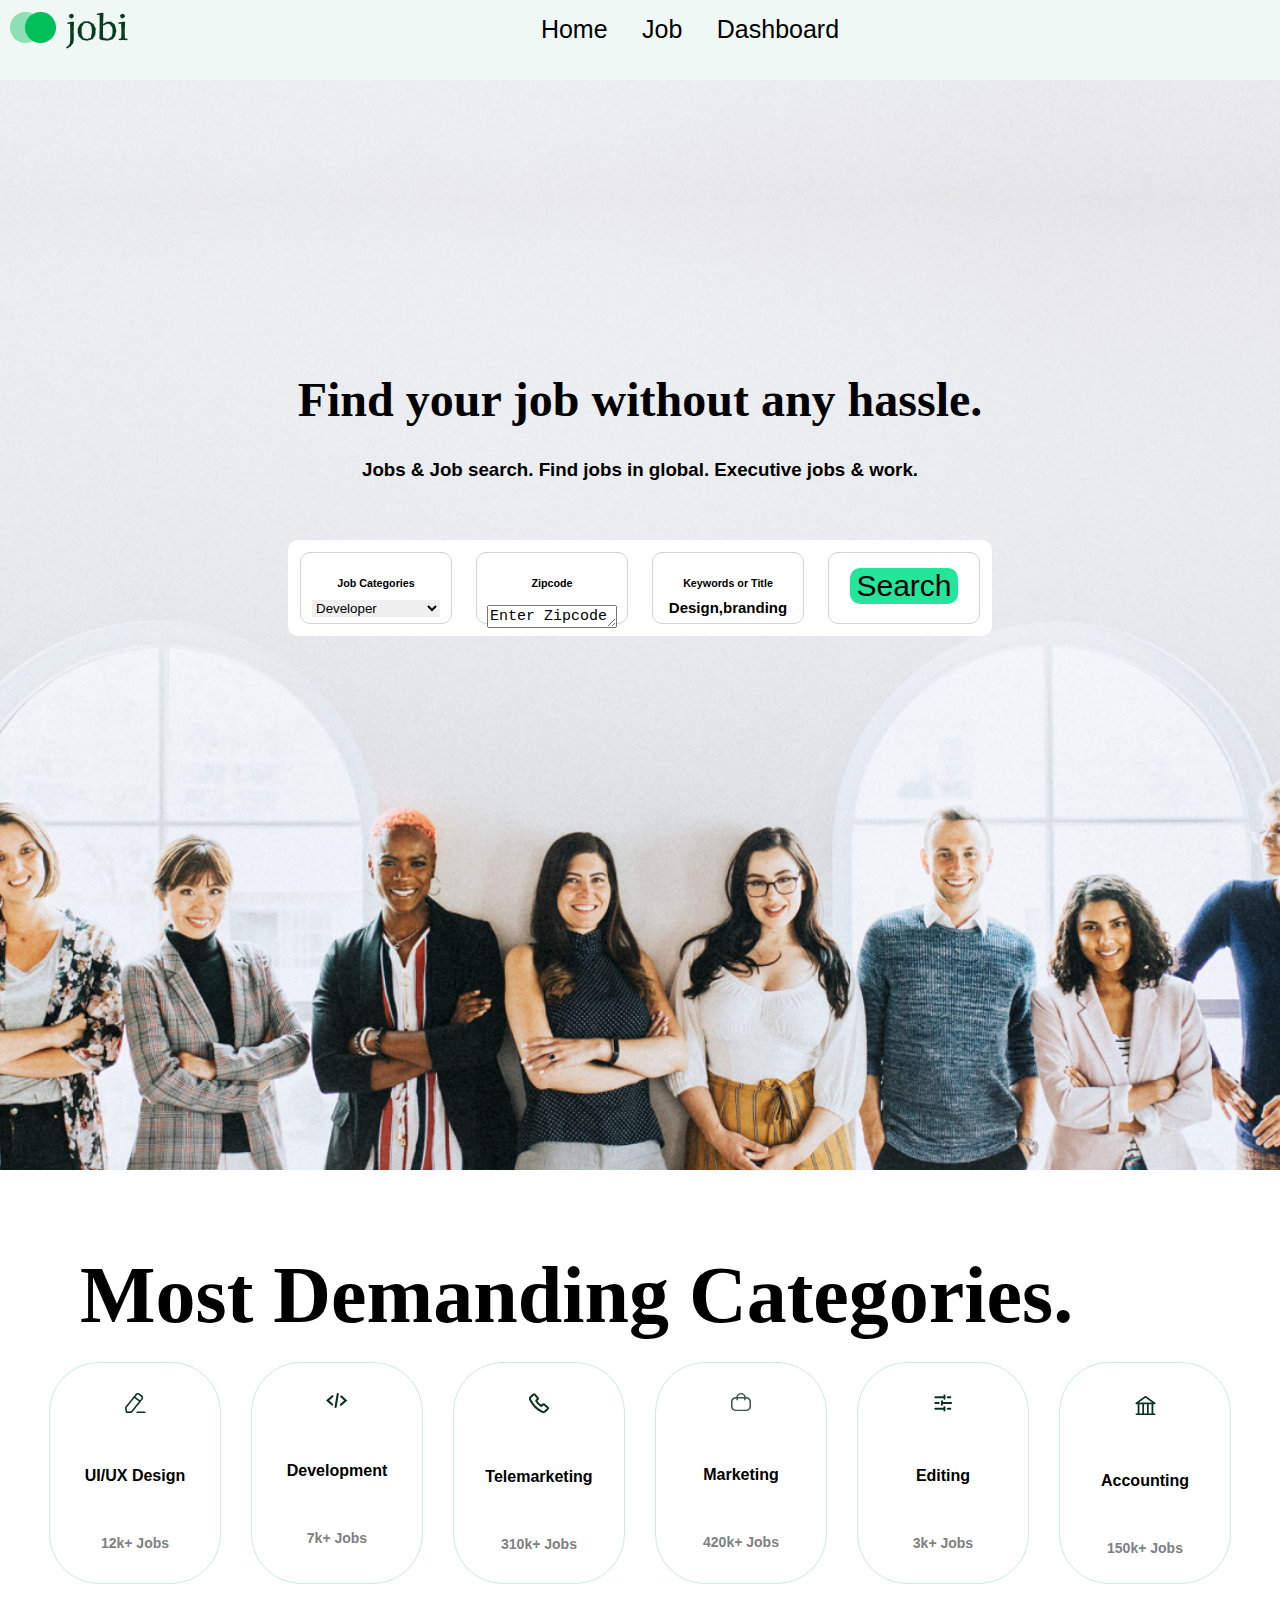
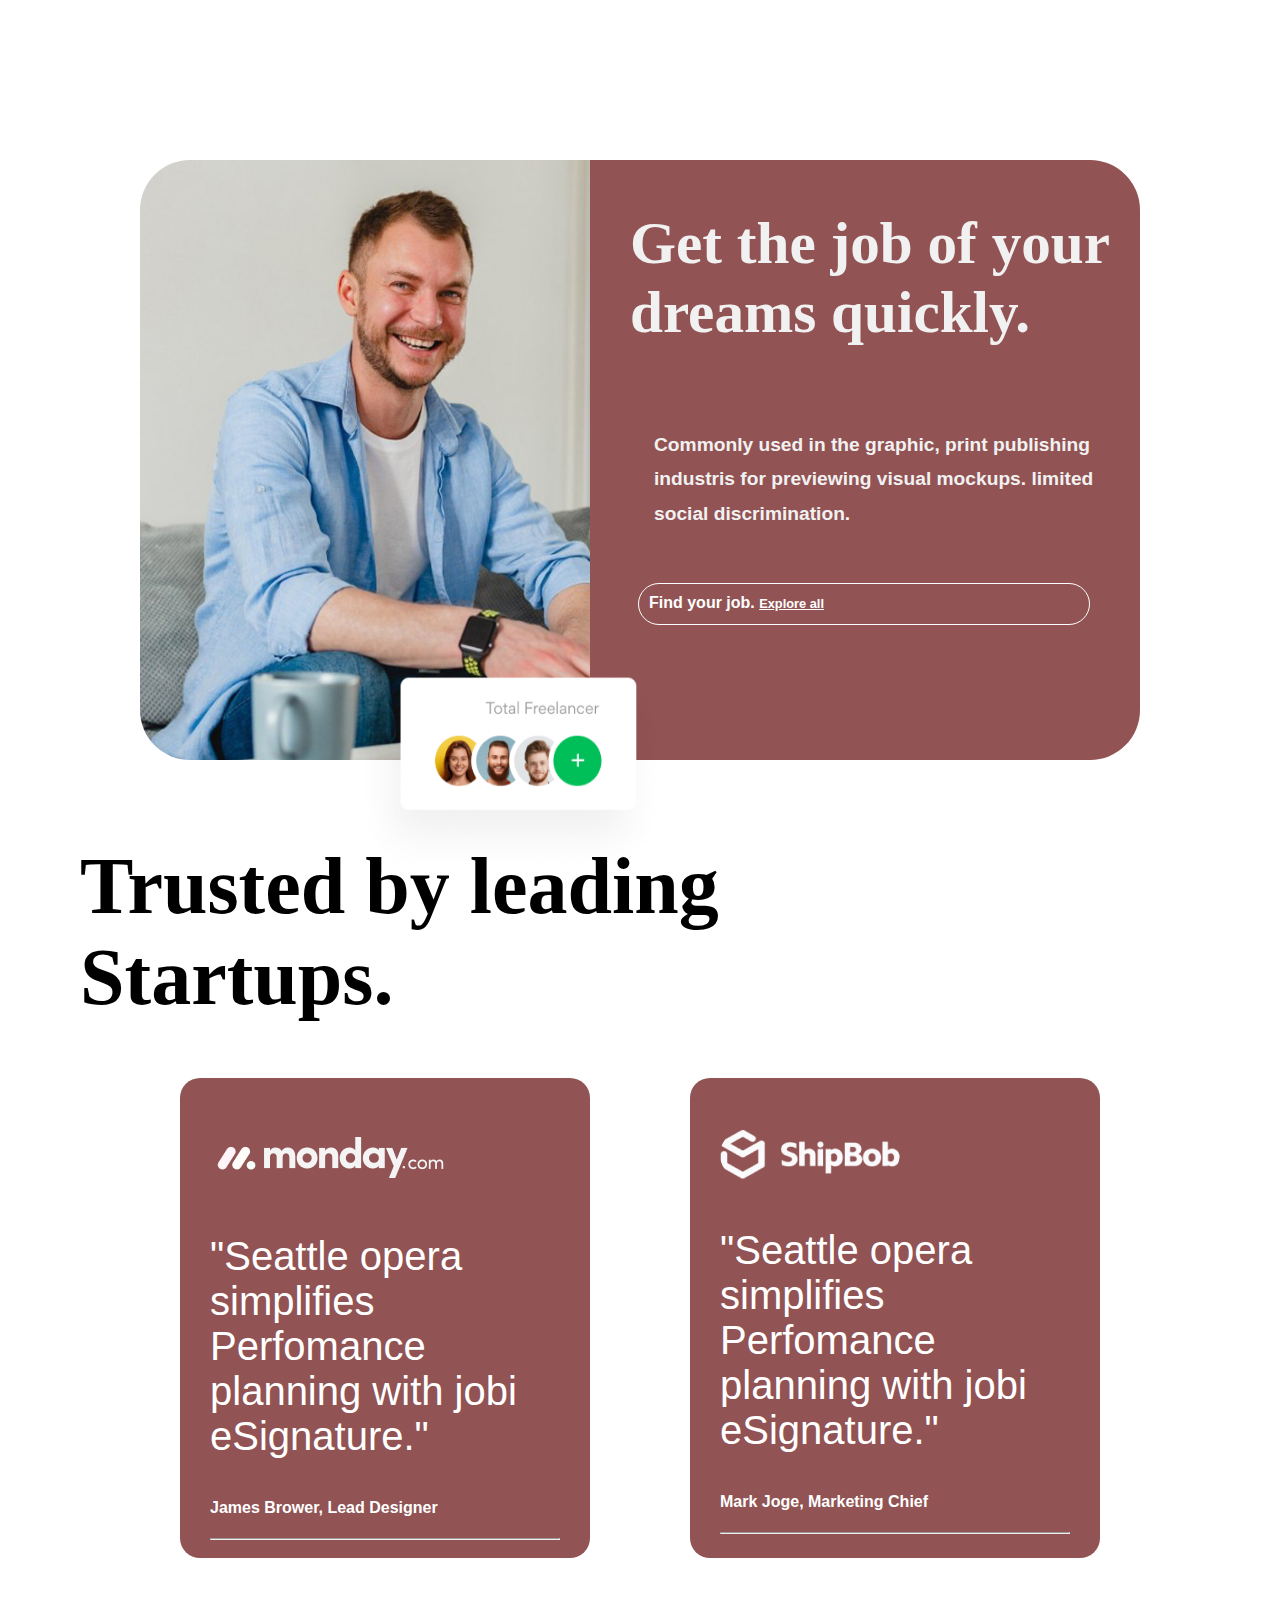
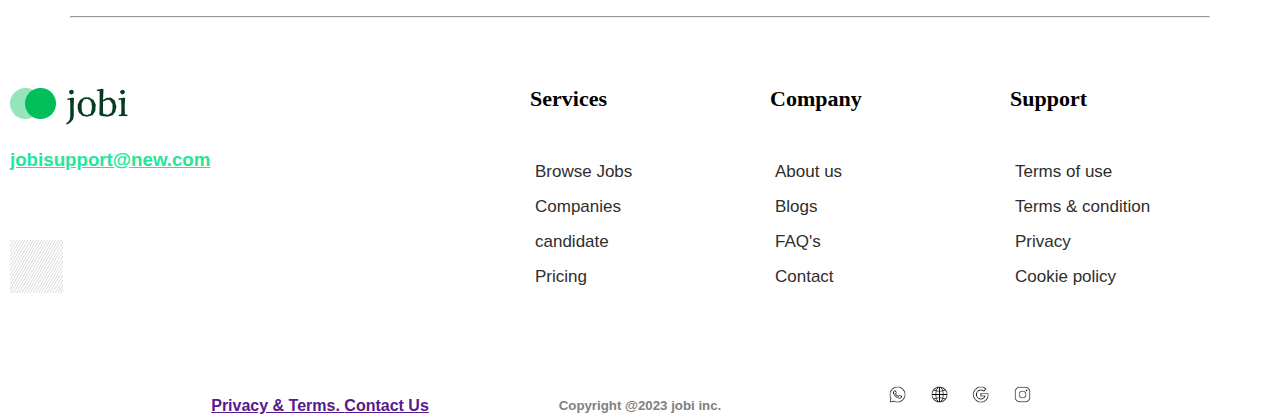
<file: index.html>
<!DOCTYPE html>
<html lang="en">
<head>
    <meta charset="UTF-8">
    <meta name="viewport" content="width=device-width, initial-scale=1.0">
    <title>job av</title>
    <link rel="stylesheet" href="style.css">
</head>
<body>
    
     <header id="body-header">
        <div class="container">
            <nav class="nav1">
              <div class="header1 " >
                    <div class="topleft">
                       <img src="logo_04.png" alt="logo" >
                    </div>           
                    <div class="header-right">
                        
                            <ul class="horigental-list  text-center" >
                                     <li>
                                         <div class="dropdown">
                                             <a class="hori">Home</a>
                                             <div class="dropdown-content">
                                                <a href="#">home1</a>
                                                <a href="#">home2</a>
                                                <a href="#">home3</a>
                                                <a href="#">home4</a>
                                                <a href="#">home5</a>

                                             </div>
                                          </div>
                                     </li>
                                     <li><a class="hori" href="#job">Job</a></li>
                                     <li><a  class="hori" href="dashboard">Dashboard</a></li>
                            </ul>
                        
                    </div>
                </div>
            </nav>

<div class="merge">
       <div class="container1 ">
            <h1 class="text">Find your job without any hassle.</h1>
            <h3 class="text2 ">Jobs & Job search. Find jobs in global. Executive jobs & work.</h3>
       </div>


    <div class="small-sectionmain">
       <div class="small-section text-center1">
            <div class="div2">
              <h6>Job Categories</h6>
               <h2 class="h32">
                   <select name="" class="selection-list">
                    <option value=""><a href="#">Developer</a></option>
                    <option value=""><a href="#">Coder</a></option>
                    <option value=""><a href="#">Finance</a></option>
                    <option value=""><a href="#">Accounting</a></option>
                    <option value=""><a href="#">Design</a></option>
                    <option value=""><a href="#">Artist</a></option>
                    <option value=""><a href="#">Application</a></option>
                    <option value=""><a href="#">Marketing</a></option>
                    <option value=""><a href="#">business</a></option>
                    <option value=""><a href="#">Web</a></option>
                    <option value=""><a href="#">Data</a></option>
                    <option value=""><a href="#">Scientist</a></option>
                    <option value=""><a href="#">Designer</a></option>
                    <option value=""><a href="#">Manager</a></option>
                    <option value=""><a href="#"> writer</a></option>
                    <option value=""><a href="#">Content</a></option>
                    <option value=""><a href="#">Graphic</a></option>

                  </select>
                </h2>
            </div>
        

             <div class="div3 text-style ">
                 <h6>Zipcode</h6>
                <textarea class="code h32"  rows="1" cols="12">Enter Zipcode</textarea>
             </div>
             <div class="div4 text-style ">
                <h6>Keywords or Title</h6>
                <h6 class="textbox-design h32">Design,branding</h6>
             </div>
             <div class="div5 ">
                 <button class="text-style">Search</button>
             </div>
             <!-- <div>
                <h4><span> upload your resume </span></h4>
             </div> -->
       </div>
    </div>
    

</div>



    </div>
</header>
   <section id="section1">
    <div class="text-center4">
        <div ><h1>Most Demanding Categories.</h1></div>
    </div>
<div class="container2">
    <div class="div6">
        <img  class="img-dec" src="/icon/icon1.svg" alt="logo" >
        <h3 class="text-dec1">UI/UX Design</h3>
        <h6 class="text-dec2">12k+ Jobs</h6>
    </div>
    <div class="div7">
        <img class="img-dec" src="/icon/icon2.svg" alt="logo">
        <h3 class="text-dec1">Development</h3>
        <h6 class="text-dec2">7k+ Jobs</h6>
    </div>
    <div class="div8">
        <img class="img-dec" src="/icon/icon3.svg" alt="logo">
        <h3 class="text-dec1">Telemarketing</h3>
        <h6 class="text-dec2"> 310k+ Jobs</h6>
    </div>
    <div class="div9">
        <img class="img-dec" src="/icon/icon4.svg" alt="logo">
        <h3 class="text-dec1">Marketing</h3>
        <h6 class="text-dec2">420k+ Jobs</h6>
    </div>
    <div class="div10">
        <img class="img-dec" src="/icon/icon5.svg" alt="logo">
        <h3 class="text-dec1">Editing</h3>
        <h6 class="text-dec2">3k+ Jobs</h6>
    </div>
    <div class="div11">
        <img  class="img-dec" src="/icon/icon61.svg" alt="logo">
        <h3 class="text-dec1">Accounting</h3>
        <h6 class="text-dec2">150k+ Jobs</h6>
    </div>
</div>
   </section>
   <section>
    <div class="container3">
        <div class="box1 con">
            <div class="a1">
                 <img  class="img2" width="320" height="220" src="screen_14.png" alt="img"> 
            </div>
            <div class="a2">
                <h2 class="test-white">Get the job of your dreams quickly.</h2>
                <h3 class="test-white2">Commonly used in the graphic, print publishing <br>
                    industris for previewing visual mockups. limited <br>
                    social discrimination.</h3>
                     <div class="divinside">
                        <!-- <div class="fw"> -->
                        <h4 class="fw1">
                        <span >Find your job.</span>
                        
                        <span class="fw">
                            <u>Explore all</u>
                        </span>
                    </h4>
                    <!-- </div> -->
                        
                
                        
                     </div>
            </div>
        </div>
        <!-- <div class="box2"></div> -->
    </div>
        <div class="text-center4">
           <h1>Trusted by leading <br> Startups. </h1>
        </div>
    
        <div class="aka">
           <div class="container5">
              <h1 class="main-text1"><img src="imgmonday.png" alt=""> </h1>
              <p class="para1">"Seattle opera simplifies Perfomance planning with jobi eSignature."</p>
              <h4 class="jame">James Brower, Lead Designer</h4>
              <hr>
              <p class="excellent">4.5 Excellent</p>
           </div>

           <div class="container6">
              <h1 class="main-text2"><img src="imgship.webp" alt=""> </h1>
              <p class="para2">"Seattle opera simplifies Perfomance planning with jobi eSignature."</p>
              <h4 class="mark">Mark Joge, Marketing Chief </h4>
              <hr>
              <p class="awesome">4.5 Awesome</p>
            </div>
        </div>
    </div>
   </section>
   <hr style="margin-left: 70px; margin-right: 70px">
   <footer>
    <div style="width: 100%; display: flex; flex-wrap: wrap;">
    <div class="fdiv1 ">
        <img src="logo_04.png" alt="logo">
        <h3><a  style="color: rgb(35, 230, 155);" href="#">jobisupport@new.com</a></h3>
        <img src="logo2.svg" alt="logo">
    </div>
    
     <div class="fdiv2 f1">
        <h2>Services</h2>
        <ul class="listes">
            <li><a href="">Browse Jobs</a></li>
            <li><a href="">Companies</a></li>
            <li><a href="">candidate</a></li>
            <li><a href="">Pricing</a></li>
        </ul>
    </div>
    <div class="fdiv3 f1 ">
        <h2> Company</h2>
        <ul>
            <li><a href="">About us</a></li>
            <li><a href="">Blogs</a></li>
            <li><a href=""> FAQ's</a></li>
            <li><a href="">Contact</a></li>
        </ul>
    </div>
    <div class="fdiv4 f1">
        <h2> Support</h2>
        <ul>
            <li><a href="">Terms of use</a></li>
            <li><a href="">Terms & condition</a></li>
            <li><a href=""> Privacy</a></li>
            <li><a href=""> Cookie policy</a></li>
        </ul>
    </div>
</div>
    <div class="last">
        <div style="text-align: center;"><h4><a href="">Privacy & Terms. <span>Contact Us</span></a></h4></div>
        <div style="text-align: center; ">
            <h5 style="color: gray;font-family: sans-serif;">Copyright @2023 jobi inc.</h5>
        </div>
        <div class="last1">
            
                <a href=""><img   src="icon/icons8-whatsapp-50.png" alt=""></a>
                <a href=""><img   src="icon/icons8-globe-50.png" alt=""></a>
                <a href=""><img   src="icon/icons8-google-50.png" alt=""></a>
                <a href=""><img   src="icon/icons8-instagram-50.png" alt=""></a>
            
        </div>
    </div>
   </footer>
</body>
</html>
</file>
<file: style.css>
body{
  width: 100%;
    margin: 0px;
    font-family: Arial, Helvetica, sans-serif;
}

 .container{
    height:130vh;
     width: 100%; 
    background-image: url(img_27.26aeb87c.jpg) ;
    background-size: cover;
    background-position: center;
    display: flex;
    flex-wrap: wrap;
    padding:0%;
}

  #body-header{
     height: 130vh; 
    width: 100%;
    padding: 0%;
    
}
.nav1{
    height: 60px;
    width: 100%;
    
    
}

.header1{
    /* height: 60px; */
    width: 100%;
    background-color: rgb(240, 248, 245);
    display: flex;
    flex-wrap: wrap;
    position: fixed;
    padding: 0%;
    margin: 0%;
}
.topleft{
  height: 60px;
   margin: 10px;
   width: 100px;
   
}

.header-right{
  height: 60px;
    width: 950px;
    text-align: center;
    margin-left: 100px;
  
}

.horigental-list{
    list-style: none;
    padding-left: 0px;
    margin: 10px;
    
    
}
.text-center{
    text-align: center;
    word-spacing: 20px;
    padding: 5px;
}
.horigental-list li{
    display: inline-block;
    margin: 0px 10px 10px 0px;
    

}
.horigental-list li .hori{
    color:  black;
    text-decoration: none;
    transition: color 0.5s;
    font-size: 25px;
   
}

.horigental-list li a:hover{
        color: rgba(24, 199, 223, 0.904);
}

  /* The container <div> - needed to position the dropdown content */
  
 
  .dropdown {
    
    position: relative;
    display: inline-block;
    
  }
  
  
  .dropdown-content {
    display: none;
    position: absolute;
    font-size: 15px;
    background-color: #f1f1f1;
    min-width: 160px;
    box-shadow: 0px 8px 16px 0px  rgba(186, 231, 235, 0.699);
    border-radius: 10px;
    
  }
  
  
 
  .dropdown-content a {
    color: black;
    margin: 5px;
    padding: 10px 10px;
    text-decoration: none;  
    display: block;
  }
  
  
  
  .dropdown-content a:hover {
    background-color: #d1d1d1;
    border-radius: 10px;

}
  
  

  .dropdown:hover .dropdown-content {display: block;}

  .merge{
    width: 100%;
     display: flex;
     flex-direction: column;
    align-items: center;
    justify-content: center; 
    margin-top: -90vh;
  }

  .container1{
    width: 100%;
    height: 200px;
    
    
  
  }

  .text {
    text-align: center;
    font-size: 3rem;
    font-family: serif;
    
    
  }
  .text2{
    text-align: center;
    font-family: sans-serif;
    text-decoration: none;
  
  }
  
 
  .small-sectionmain{
    width: 100%;
    display: flex;
    flex-direction: column;
    align-items: center;
  
  
  }
 .small-section{
  
    
    background-color: rgb(255, 255, 255);
    border-radius: 10px;
    text-decoration: none;
    display: flex;
    align-items: center;
    
    flex-wrap: wrap;
    
     
 }
 
 .div2 ,.div3 ,.div4, .div5{
  height: 70px;
  width: 150px;
  margin: 12px;
  text-align: center;
  border: 1px solid lightgray;
  border-radius: 10px; 
 }
 

  .small-sectionmain .small-section  .h32{
  margin-top: -15px;
  font-size: 15px;
 }
  
 
 .selection-list{
    border: none;
    width: 8rem;
 }
 .small-sectionmain .div5 .text-style{
  background-color:rgb(35, 230, 155);
  font-size: 30px;
  margin-top: 15px;
  border:  rgb(255, 255, 255);
  border-radius: 10px;
 }
 .small-sectionmain .div5 .text-style:hover{
  background-color: aquamarine;

 }
 
 .container2{
  height: auto;
  width: 100%;
  
  display: flex;
  flex-wrap: wrap;
  align-items: center;
  justify-content: center;
  
 }
  .container2 div{
    height: 220px;
    width: 170px;
    text-align: center;
   
    border: 1px solid rgb(201, 238, 217);
    margin: 15px;
    border-radius: 50px;
  }
  .img-dec{
     margin: 20px;
     padding-top: 10px;
  }
  .text-dec1{
    margin: 30px 0px 25px;
    font-family: sans-serif;
    font-size: 16px;

  }
  .text-dec2{
    margin-top: 50px;
    font-size: 14px;
    color: gray;
    font-family: sans-serif ;
  }
  .container2 div:hover{
    border:  1px solid rgb(35, 230, 155);
    transform: translateY(-8px) ;
    transition: 0.5s;
  }
  

  .container3{
    height:auto ;
    width: 100%;
    margin-top:10rem;
    display: flex;
    flex-direction: column;
   
    align-items: center;
    justify-content: center;
  }
  .container3 .box1{
    width: 99%;
    border: 1px solid rgb(252, 255, 253);
    border-radius: 50px;
    display: flex;
    flex-wrap: wrap;
    align-items: center;
    justify-content: center;
  }
  .container3 .box1 .a1 {
    height: 600px;
    width: 450px;
    border-top-left-radius: 50px;
    border-bottom-left-radius: 50px;
    background-image: url(img_2.jpg);
    background-size: cover;
   
  }


  .container3 .box1 .a1 .img2{
       position: relative;
       top: 500px;
       right: -210px;
  }

  .container3 .box1 .a2{
    height: 600px;
    width: 550px;
    border-top-right-radius: 50px;
    border-bottom-right-radius: 50px;
    background-color: rgb(145, 83, 83);
  }
  .container3 .box1 .a2 .divinside{
    height:2.5rem;
    width: 450px;
    border: 1px solid rgb(252, 255, 253);
    border-radius: 30px;
    margin-left: 3rem;
    
  }
  .container3 .box1 .a2 .test-white{
    font-family: serif;
    color:#f1f1f1;
    font-weight: 400px;
    font-size: 3.7rem;
    margin-left: 2.5rem;

  }
  .container3 .box1 .a2 .test-white2{
    font-family: sans-serif;
    color:#f1f1f1;
    font-weight:8rem;
    font-size: 1.2rem;
    margin-left: 2rem;
    align-items: center;
    padding: 2rem;
    line-height: 1.8;
  }

.container3 .box1 .a2 .divinside .fw1{
    font-size: 1rem;
    font-family: sans-serif;
    font-weight: 2rem;
    color:white;
    margin-top: 10px;
    margin-left: 10px;
   
  }
  .container3 .box1 .a2 .divinside .fw1  .fw{
    font-size: .8rem;

  }
  .aka {
    display: flex;
    flex-wrap: wrap;
    align-items: center;
    justify-content: center;
  }

  .container5 , .container6  {
    height: 420px;
    width: 350px;
    background-color: rgb(145, 83, 83);
    border-radius: 20px;
    padding: 30px;
    margin: 50px;
   
  }
 
 .container5 .para1 ,.para2 {
  font-family: sans-serif;
  color: white;
  font-size: 40px;
  
 }
 .container5 .jame , .mark{
  font-family: sans-serif;
  color: white;
 }
.container5 .excellent , .awesome{
  font-family: sans-serif;
  color: white;
  font-size: 25px;
}

.container5:hover , .container6:hover {
  background-color:rgb(35, 230, 155);
  transition: 1s;
}
.text-center4{
  font-family: serif;
  
 margin: 5rem;
 padding-bottom: -5rem;
  font-size: 40px;
  margin-bottom: -3rem;
}
footer{
  width: 100%;
  display: flex;
  align-items: center;
  flex-wrap: wrap;
  justify-content: center;
}
.fdiv1{
  height:320px ;
  width: 450px;
  margin: 10px;
  
}
.fdiv1 img{
  margin-top: 50px;
}
.f1{
  height: 320px;
  width: 220px;
  margin: 10px;
  padding-left: -50px;
  
}
  .f1 li{
  list-style: none;
  margin: 15px;

}
.f1 h2{
  margin: 50px;
  font-size: 22px;
  font-family: serif;
}
.f1 li a{
  text-decoration: none;
  font-size: 17px;
  
  color: rgb(48, 45, 45);
}
.f1 li a:hover{
 color: rgb(35, 230, 155);
}
.last{
  width: 100%;
  display: flex;
  flex-wrap: wrap;
  align-items: center;
  justify-content: center;
  
}
.last div{
  height: 20px;
  width: 300px;
  margin: 10px;
}
.last .last1 a img{
  height: 17px;
  margin: 10px;
}
.last1{
  width: 600px;
  text-align: center;
  
}
</file>
